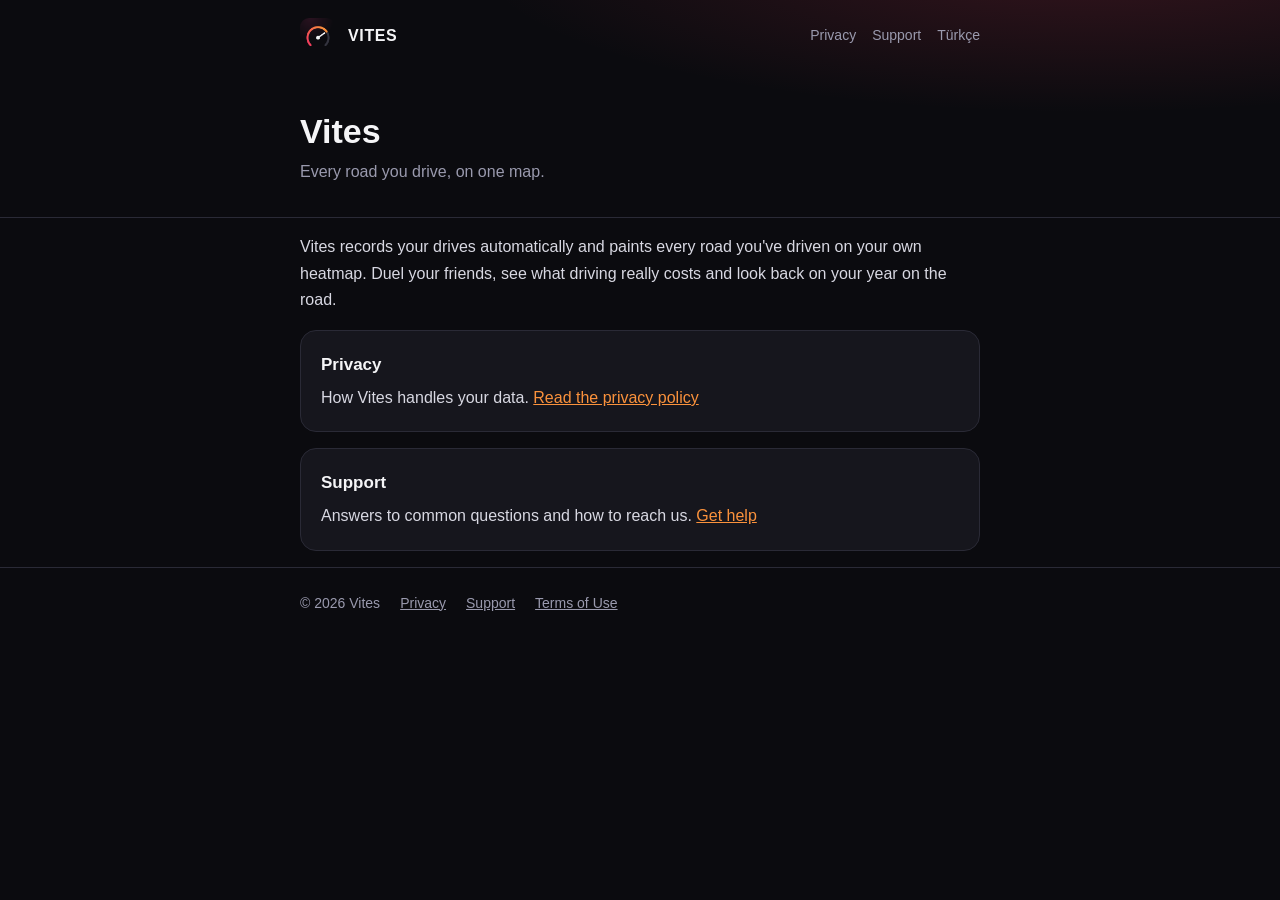
<file: index.html>
<!doctype html>
<html lang="en">
<head>
<meta charset="utf-8">
<meta name="viewport" content="width=device-width, initial-scale=1">
<title>Vites · Drive tracker</title>
<meta name="description" content="Every road you drive, on one map.">
<meta name="color-scheme" content="dark">
<link rel="icon" href="icon.png">
<link rel="stylesheet" href="style.css">
</head>
<body>
<header>
  <div class="wrap bar">
    <img src="icon.png" alt="">
    <a class="name" href="">VITES</a>
    <nav><a href="privacy/">Privacy</a><a href="support/">Support</a><a href="tr/">Türkçe</a></nav>
  </div>
  <div class="wrap hero">
    <h1>Vites</h1>
    <p>Every road you drive, on one map.</p>
  </div>
</header>
<main class="wrap">
<p>Vites records your drives automatically and paints every road you've driven on your own heatmap. Duel your friends, see what driving really costs and look back on your year on the road.</p>
<div class="card"><h3>Privacy</h3><p>How Vites handles your data. <a href="privacy/">Read the privacy policy</a></p></div>
<div class="card"><h3>Support</h3><p>Answers to common questions and how to reach us. <a href="support/">Get help</a></p></div>
</main>
<footer>
  <div class="wrap">
    <span>© 2026 Vites</span>
    <a href="privacy/">Privacy</a>
    <a href="support/">Support</a>
    <a href="https://www.apple.com/legal/internet-services/itunes/dev/stdeula/">Terms of Use</a>
  </div>
</footer>
</body>
</html>
</file>
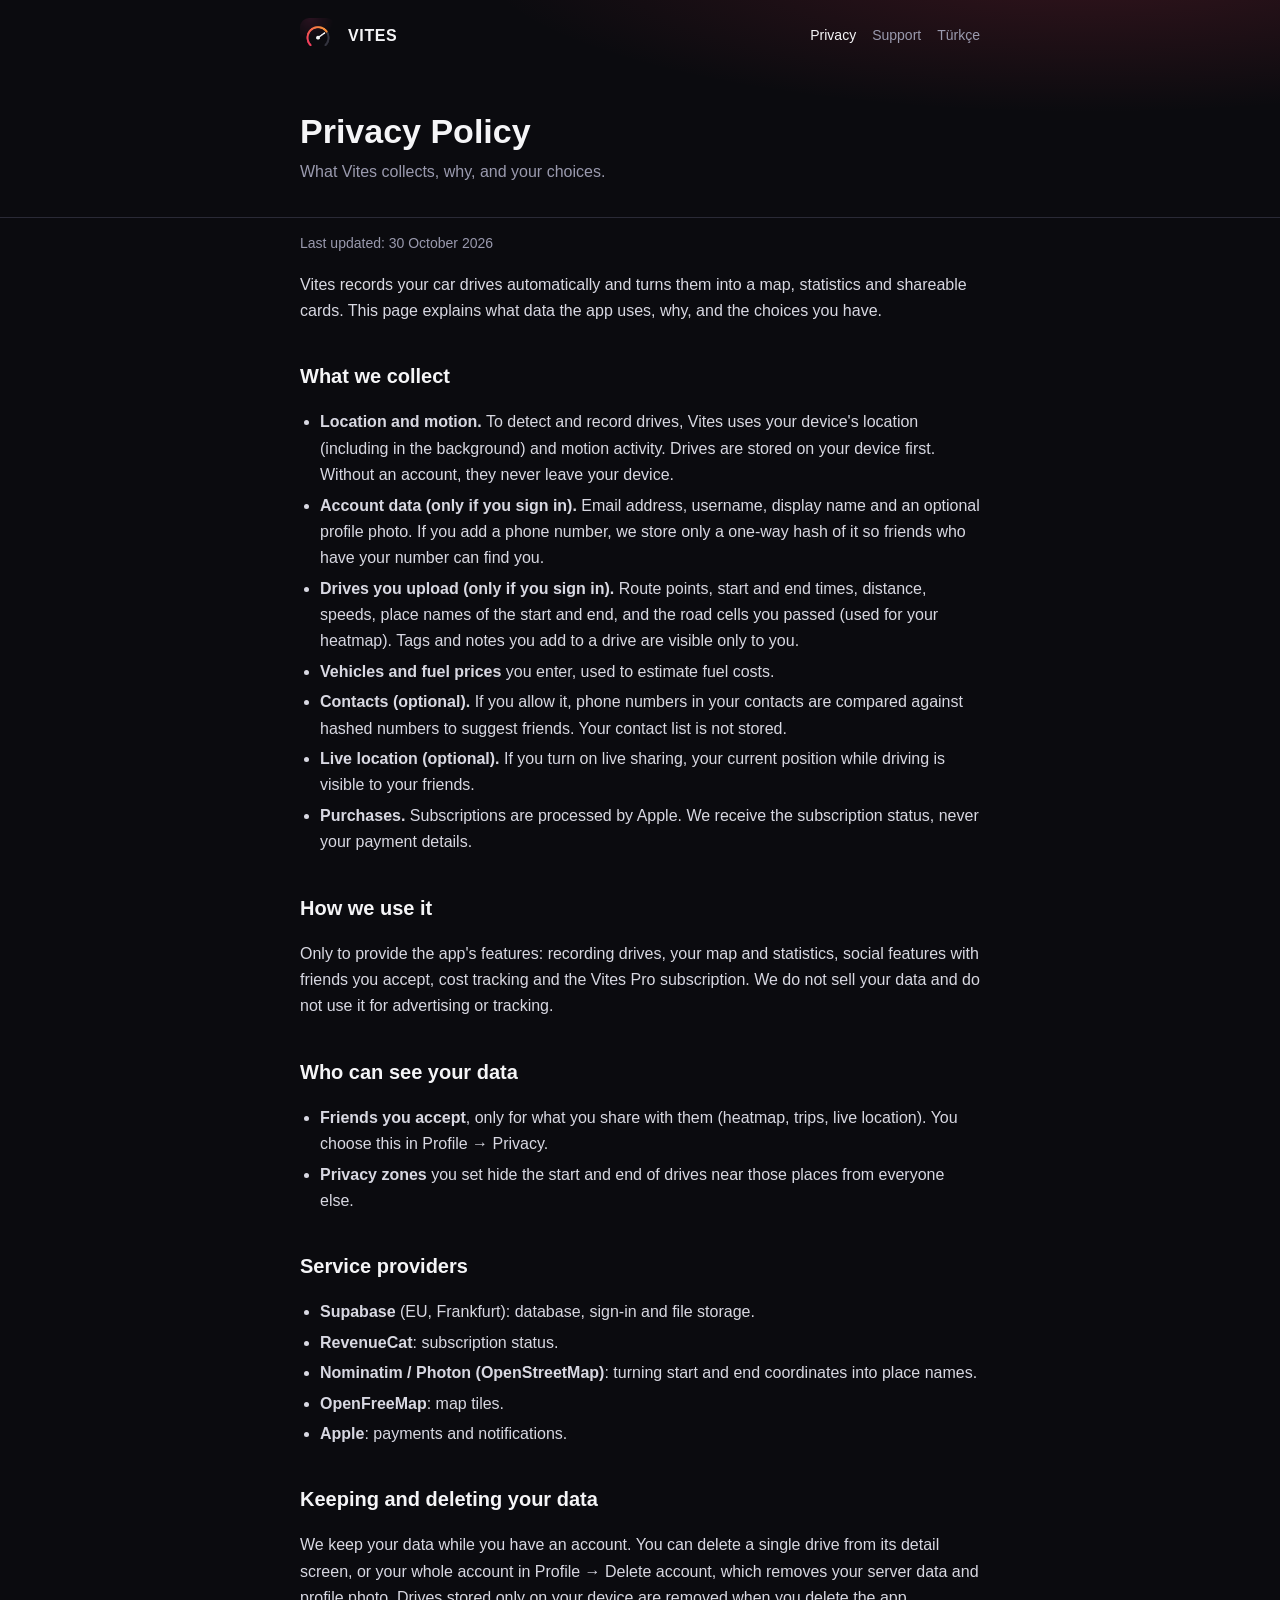
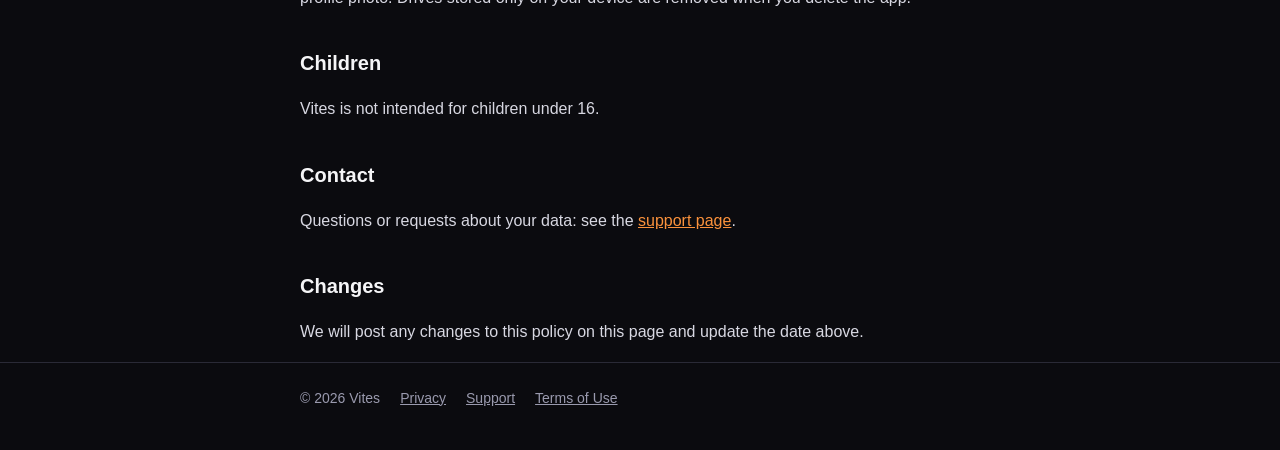
<file: privacy/index.html>
<!doctype html>
<html lang="en">
<head>
<meta charset="utf-8">
<meta name="viewport" content="width=device-width, initial-scale=1">
<title>Privacy Policy · Vites</title>
<meta name="description" content="What Vites collects, why, and your choices.">
<meta name="color-scheme" content="dark">
<link rel="icon" href="../icon.png">
<link rel="stylesheet" href="../style.css">
</head>
<body>
<header>
  <div class="wrap bar">
    <img src="../icon.png" alt="">
    <a class="name" href="../">VITES</a>
    <nav><a href="../privacy/" aria-current="page">Privacy</a><a href="../support/">Support</a><a href="../tr/privacy/">Türkçe</a></nav>
  </div>
  <div class="wrap hero">
    <h1>Privacy Policy</h1>
    <p>What Vites collects, why, and your choices.</p>
  </div>
</header>
<main class="wrap">
<p class="updated">Last updated: 30 October 2026</p>
<p>Vites records your car drives automatically and turns them into a map, statistics and shareable cards. This page explains what data the app uses, why, and the choices you have.</p>

<h2>What we collect</h2>
<ul>
<li><strong>Location and motion.</strong> To detect and record drives, Vites uses your device's location (including in the background) and motion activity. Drives are stored on your device first. Without an account, they never leave your device.</li>
<li><strong>Account data (only if you sign in).</strong> Email address, username, display name and an optional profile photo. If you add a phone number, we store only a one-way hash of it so friends who have your number can find you.</li>
<li><strong>Drives you upload (only if you sign in).</strong> Route points, start and end times, distance, speeds, place names of the start and end, and the road cells you passed (used for your heatmap). Tags and notes you add to a drive are visible only to you.</li>
<li><strong>Vehicles and fuel prices</strong> you enter, used to estimate fuel costs.</li>
<li><strong>Contacts (optional).</strong> If you allow it, phone numbers in your contacts are compared against hashed numbers to suggest friends. Your contact list is not stored.</li>
<li><strong>Live location (optional).</strong> If you turn on live sharing, your current position while driving is visible to your friends.</li>
<li><strong>Purchases.</strong> Subscriptions are processed by Apple. We receive the subscription status, never your payment details.</li>
</ul>

<h2>How we use it</h2>
<p>Only to provide the app's features: recording drives, your map and statistics, social features with friends you accept, cost tracking and the Vites Pro subscription. We do not sell your data and do not use it for advertising or tracking.</p>

<h2>Who can see your data</h2>
<ul>
<li><strong>Friends you accept</strong>, only for what you share with them (heatmap, trips, live location). You choose this in Profile → Privacy.</li>
<li><strong>Privacy zones</strong> you set hide the start and end of drives near those places from everyone else.</li>
</ul>

<h2>Service providers</h2>
<ul>
<li><strong>Supabase</strong> (EU, Frankfurt): database, sign-in and file storage.</li>
<li><strong>RevenueCat</strong>: subscription status.</li>
<li><strong>Nominatim / Photon (OpenStreetMap)</strong>: turning start and end coordinates into place names.</li>
<li><strong>OpenFreeMap</strong>: map tiles.</li>
<li><strong>Apple</strong>: payments and notifications.</li>
</ul>

<h2>Keeping and deleting your data</h2>
<p>We keep your data while you have an account. You can delete a single drive from its detail screen, or your whole account in Profile → Delete account, which removes your server data and profile photo. Drives stored only on your device are removed when you delete the app.</p>

<h2>Children</h2>
<p>Vites is not intended for children under 16.</p>

<h2>Contact</h2>
<p>Questions or requests about your data: see the <a href="../support/">support page</a>.</p>

<h2>Changes</h2>
<p>We will post any changes to this policy on this page and update the date above.</p>
</main>
<footer>
  <div class="wrap">
    <span>© 2026 Vites</span>
    <a href="../privacy/">Privacy</a>
    <a href="../support/">Support</a>
    <a href="https://www.apple.com/legal/internet-services/itunes/dev/stdeula/">Terms of Use</a>
  </div>
</footer>
</body>
</html>
</file>
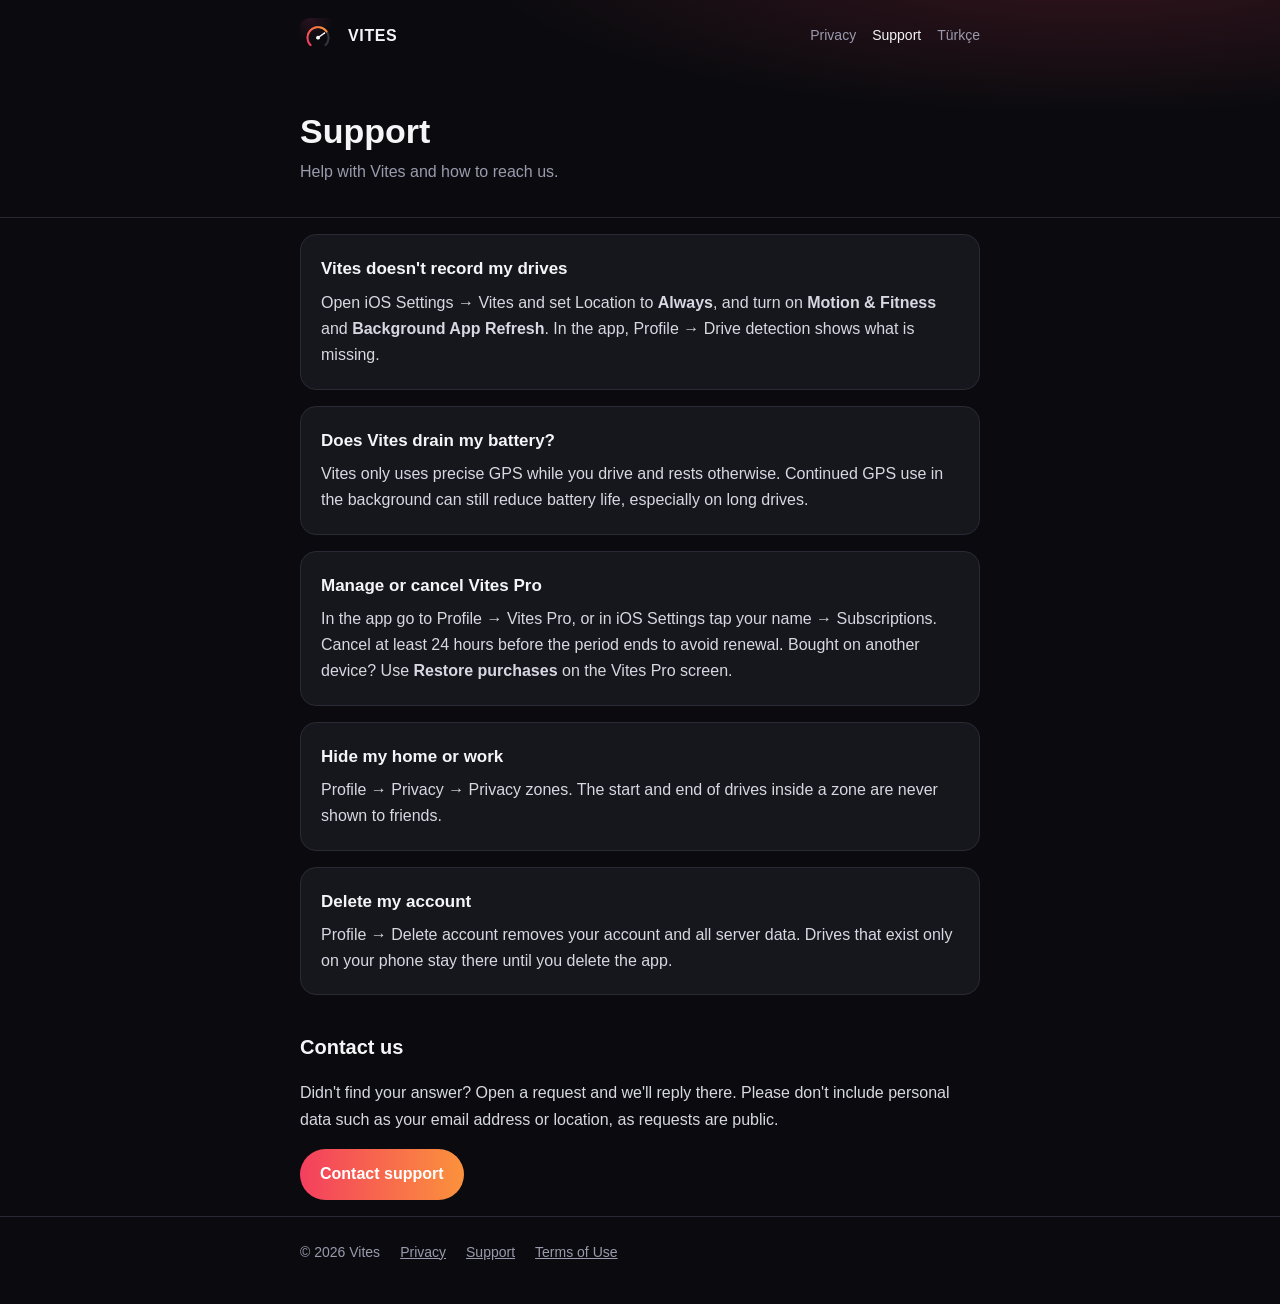
<file: support/index.html>
<!doctype html>
<html lang="en">
<head>
<meta charset="utf-8">
<meta name="viewport" content="width=device-width, initial-scale=1">
<title>Support · Vites</title>
<meta name="description" content="Help with Vites and how to reach us.">
<meta name="color-scheme" content="dark">
<link rel="icon" href="../icon.png">
<link rel="stylesheet" href="../style.css">
</head>
<body>
<header>
  <div class="wrap bar">
    <img src="../icon.png" alt="">
    <a class="name" href="../">VITES</a>
    <nav><a href="../privacy/">Privacy</a><a href="../support/" aria-current="page">Support</a><a href="../tr/support/">Türkçe</a></nav>
  </div>
  <div class="wrap hero">
    <h1>Support</h1>
    <p>Help with Vites and how to reach us.</p>
  </div>
</header>
<main class="wrap">
<div class="card">
<h3>Vites doesn't record my drives</h3>
<p>Open iOS Settings → Vites and set Location to <strong>Always</strong>, and turn on <strong>Motion &amp; Fitness</strong> and <strong>Background App Refresh</strong>. In the app, Profile → Drive detection shows what is missing.</p>
</div>
<div class="card">
<h3>Does Vites drain my battery?</h3>
<p>Vites only uses precise GPS while you drive and rests otherwise. Continued GPS use in the background can still reduce battery life, especially on long drives.</p>
</div>
<div class="card">
<h3>Manage or cancel Vites Pro</h3>
<p>In the app go to Profile → Vites Pro, or in iOS Settings tap your name → Subscriptions. Cancel at least 24 hours before the period ends to avoid renewal. Bought on another device? Use <strong>Restore purchases</strong> on the Vites Pro screen.</p>
</div>
<div class="card">
<h3>Hide my home or work</h3>
<p>Profile → Privacy → Privacy zones. The start and end of drives inside a zone are never shown to friends.</p>
</div>
<div class="card">
<h3>Delete my account</h3>
<p>Profile → Delete account removes your account and all server data. Drives that exist only on your phone stay there until you delete the app.</p>
</div>

<h2>Contact us</h2>
<p>Didn't find your answer? Open a request and we'll reply there. Please don't include personal data such as your email address or location, as requests are public.</p>
<p><a class="button" href="https://github.com/ertugrulungor/vites/issues/new">Contact support</a></p>
</main>
<footer>
  <div class="wrap">
    <span>© 2026 Vites</span>
    <a href="../privacy/">Privacy</a>
    <a href="../support/">Support</a>
    <a href="https://www.apple.com/legal/internet-services/itunes/dev/stdeula/">Terms of Use</a>
  </div>
</footer>
</body>
</html>
</file>
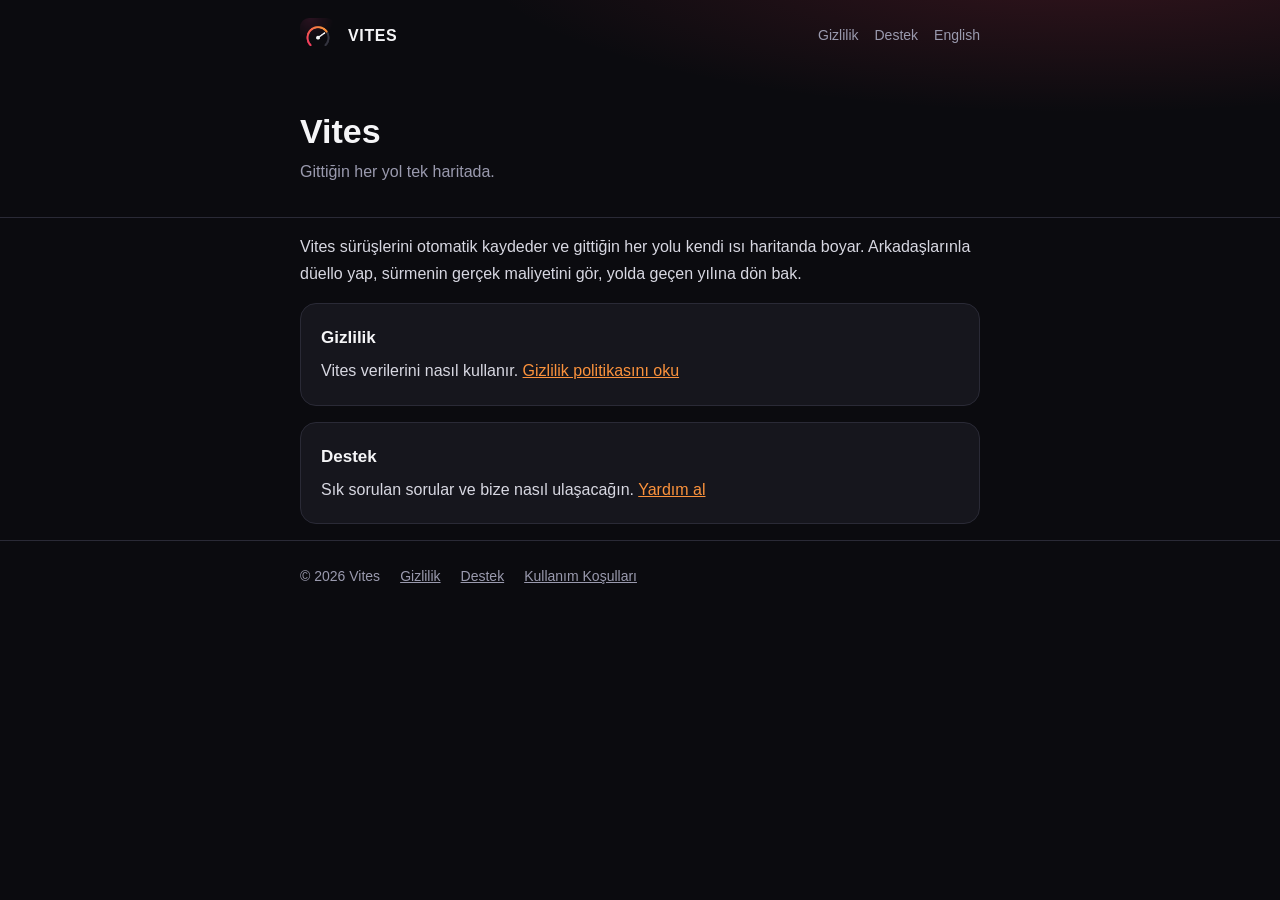
<file: tr/index.html>
<!doctype html>
<html lang="tr">
<head>
<meta charset="utf-8">
<meta name="viewport" content="width=device-width, initial-scale=1">
<title>Vites · Sürüş takibi</title>
<meta name="description" content="Gittiğin her yol tek haritada.">
<meta name="color-scheme" content="dark">
<link rel="icon" href="../icon.png">
<link rel="stylesheet" href="../style.css">
</head>
<body>
<header>
  <div class="wrap bar">
    <img src="../icon.png" alt="">
    <a class="name" href="../tr/">VITES</a>
    <nav><a href="../tr/privacy/">Gizlilik</a><a href="../tr/support/">Destek</a><a href="../">English</a></nav>
  </div>
  <div class="wrap hero">
    <h1>Vites</h1>
    <p>Gittiğin her yol tek haritada.</p>
  </div>
</header>
<main class="wrap">
<p>Vites sürüşlerini otomatik kaydeder ve gittiğin her yolu kendi ısı haritanda boyar. Arkadaşlarınla düello yap, sürmenin gerçek maliyetini gör, yolda geçen yılına dön bak.</p>
<div class="card"><h3>Gizlilik</h3><p>Vites verilerini nasıl kullanır. <a href="privacy/">Gizlilik politikasını oku</a></p></div>
<div class="card"><h3>Destek</h3><p>Sık sorulan sorular ve bize nasıl ulaşacağın. <a href="support/">Yardım al</a></p></div>
</main>
<footer>
  <div class="wrap">
    <span>© 2026 Vites</span>
    <a href="../tr/privacy/">Gizlilik</a>
    <a href="../tr/support/">Destek</a>
    <a href="https://www.apple.com/legal/internet-services/itunes/dev/stdeula/">Kullanım Koşulları</a>
  </div>
</footer>
</body>
</html>
</file>
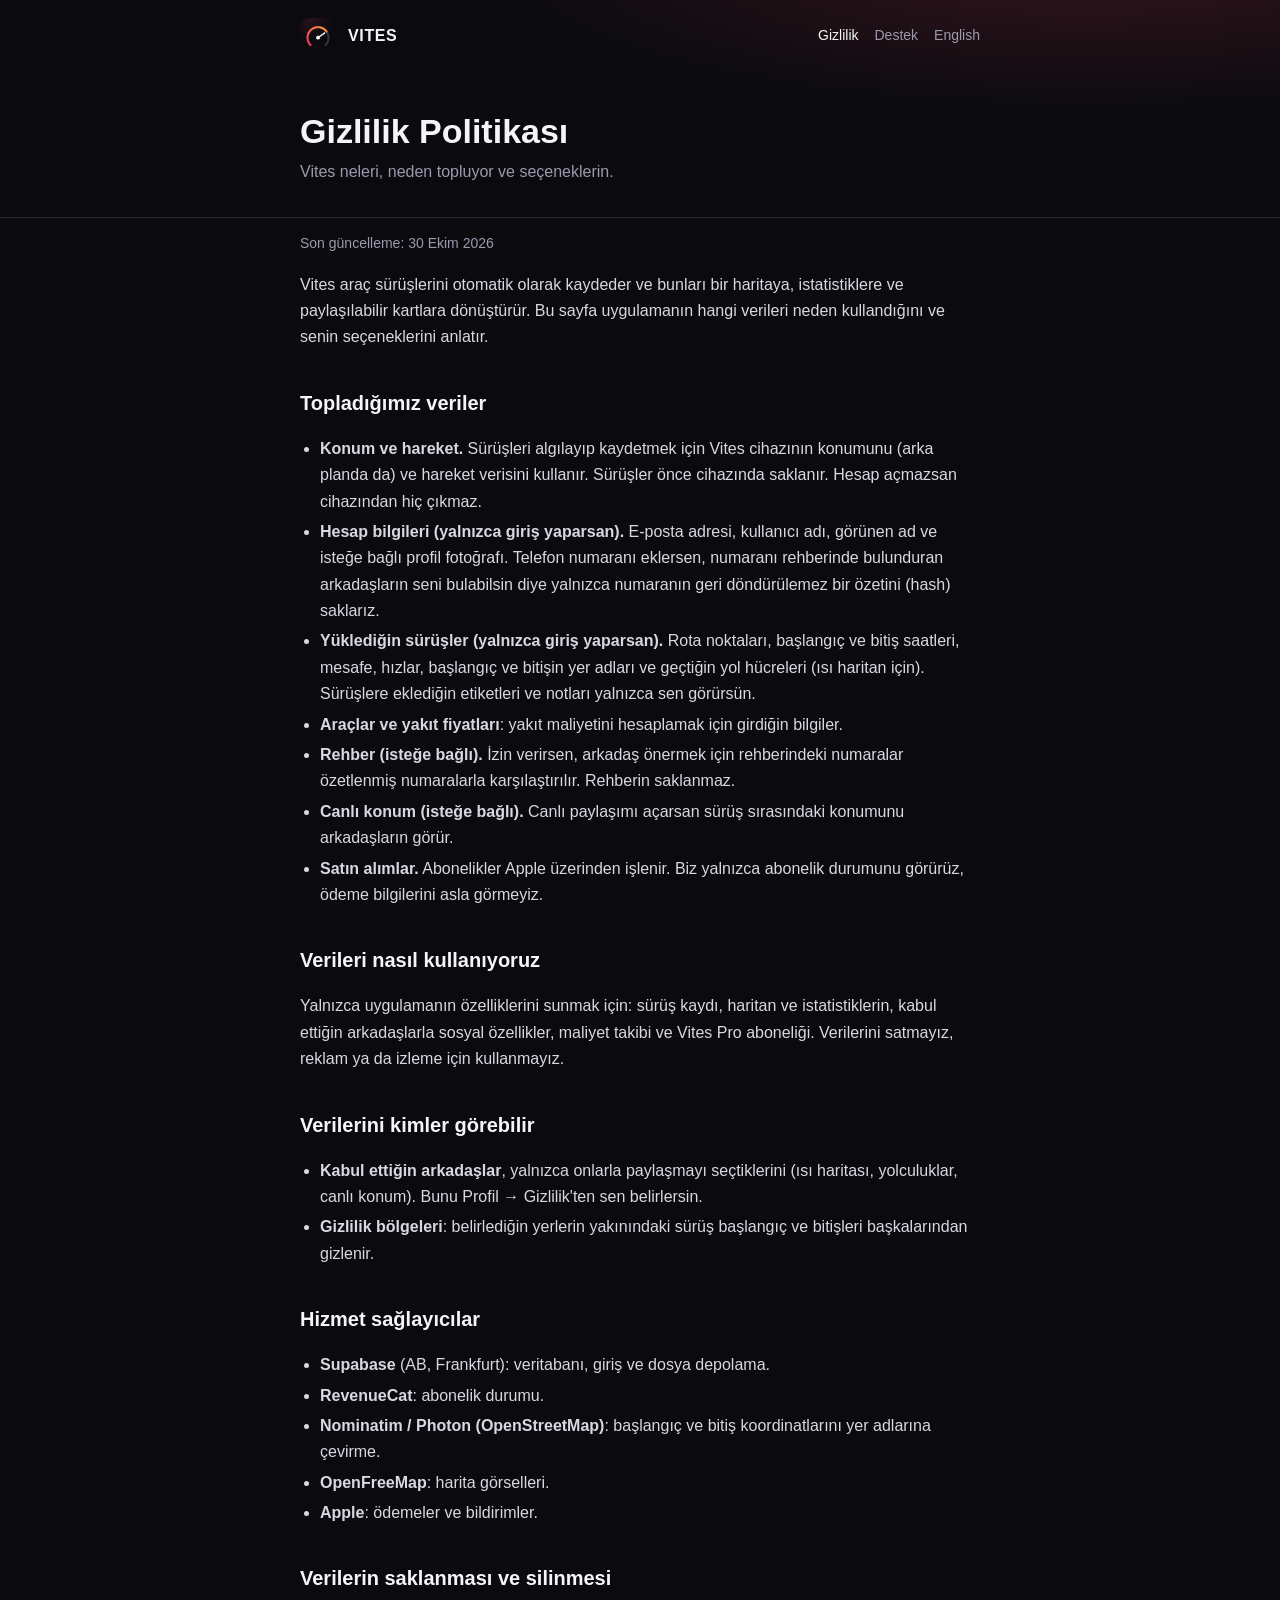
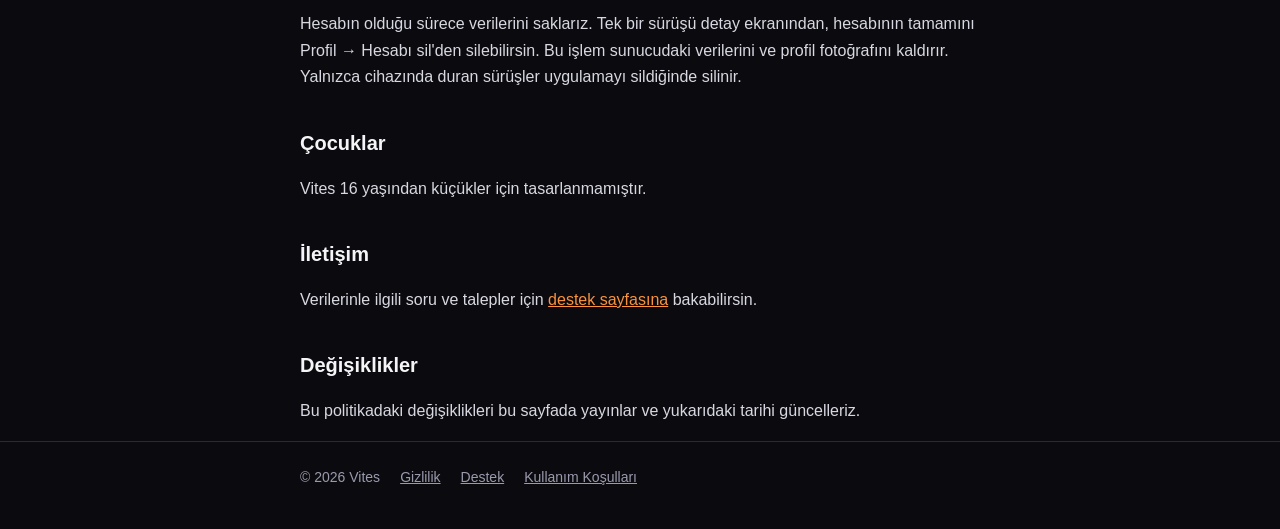
<file: tr/privacy/index.html>
<!doctype html>
<html lang="tr">
<head>
<meta charset="utf-8">
<meta name="viewport" content="width=device-width, initial-scale=1">
<title>Gizlilik Politikası · Vites</title>
<meta name="description" content="Vites neleri, neden topluyor ve seçeneklerin.">
<meta name="color-scheme" content="dark">
<link rel="icon" href="../../icon.png">
<link rel="stylesheet" href="../../style.css">
</head>
<body>
<header>
  <div class="wrap bar">
    <img src="../../icon.png" alt="">
    <a class="name" href="../../tr/">VITES</a>
    <nav><a href="../../tr/privacy/" aria-current="page">Gizlilik</a><a href="../../tr/support/">Destek</a><a href="../../privacy/">English</a></nav>
  </div>
  <div class="wrap hero">
    <h1>Gizlilik Politikası</h1>
    <p>Vites neleri, neden topluyor ve seçeneklerin.</p>
  </div>
</header>
<main class="wrap">
<p class="updated">Son güncelleme: 30 Ekim 2026</p>
<p>Vites araç sürüşlerini otomatik olarak kaydeder ve bunları bir haritaya, istatistiklere ve paylaşılabilir kartlara dönüştürür. Bu sayfa uygulamanın hangi verileri neden kullandığını ve senin seçeneklerini anlatır.</p>

<h2>Topladığımız veriler</h2>
<ul>
<li><strong>Konum ve hareket.</strong> Sürüşleri algılayıp kaydetmek için Vites cihazının konumunu (arka planda da) ve hareket verisini kullanır. Sürüşler önce cihazında saklanır. Hesap açmazsan cihazından hiç çıkmaz.</li>
<li><strong>Hesap bilgileri (yalnızca giriş yaparsan).</strong> E-posta adresi, kullanıcı adı, görünen ad ve isteğe bağlı profil fotoğrafı. Telefon numaranı eklersen, numaranı rehberinde bulunduran arkadaşların seni bulabilsin diye yalnızca numaranın geri döndürülemez bir özetini (hash) saklarız.</li>
<li><strong>Yüklediğin sürüşler (yalnızca giriş yaparsan).</strong> Rota noktaları, başlangıç ve bitiş saatleri, mesafe, hızlar, başlangıç ve bitişin yer adları ve geçtiğin yol hücreleri (ısı haritan için). Sürüşlere eklediğin etiketleri ve notları yalnızca sen görürsün.</li>
<li><strong>Araçlar ve yakıt fiyatları</strong>: yakıt maliyetini hesaplamak için girdiğin bilgiler.</li>
<li><strong>Rehber (isteğe bağlı).</strong> İzin verirsen, arkadaş önermek için rehberindeki numaralar özetlenmiş numaralarla karşılaştırılır. Rehberin saklanmaz.</li>
<li><strong>Canlı konum (isteğe bağlı).</strong> Canlı paylaşımı açarsan sürüş sırasındaki konumunu arkadaşların görür.</li>
<li><strong>Satın alımlar.</strong> Abonelikler Apple üzerinden işlenir. Biz yalnızca abonelik durumunu görürüz, ödeme bilgilerini asla görmeyiz.</li>
</ul>

<h2>Verileri nasıl kullanıyoruz</h2>
<p>Yalnızca uygulamanın özelliklerini sunmak için: sürüş kaydı, haritan ve istatistiklerin, kabul ettiğin arkadaşlarla sosyal özellikler, maliyet takibi ve Vites Pro aboneliği. Verilerini satmayız, reklam ya da izleme için kullanmayız.</p>

<h2>Verilerini kimler görebilir</h2>
<ul>
<li><strong>Kabul ettiğin arkadaşlar</strong>, yalnızca onlarla paylaşmayı seçtiklerini (ısı haritası, yolculuklar, canlı konum). Bunu Profil → Gizlilik'ten sen belirlersin.</li>
<li><strong>Gizlilik bölgeleri</strong>: belirlediğin yerlerin yakınındaki sürüş başlangıç ve bitişleri başkalarından gizlenir.</li>
</ul>

<h2>Hizmet sağlayıcılar</h2>
<ul>
<li><strong>Supabase</strong> (AB, Frankfurt): veritabanı, giriş ve dosya depolama.</li>
<li><strong>RevenueCat</strong>: abonelik durumu.</li>
<li><strong>Nominatim / Photon (OpenStreetMap)</strong>: başlangıç ve bitiş koordinatlarını yer adlarına çevirme.</li>
<li><strong>OpenFreeMap</strong>: harita görselleri.</li>
<li><strong>Apple</strong>: ödemeler ve bildirimler.</li>
</ul>

<h2>Verilerin saklanması ve silinmesi</h2>
<p>Hesabın olduğu sürece verilerini saklarız. Tek bir sürüşü detay ekranından, hesabının tamamını Profil → Hesabı sil'den silebilirsin. Bu işlem sunucudaki verilerini ve profil fotoğrafını kaldırır. Yalnızca cihazında duran sürüşler uygulamayı sildiğinde silinir.</p>

<h2>Çocuklar</h2>
<p>Vites 16 yaşından küçükler için tasarlanmamıştır.</p>

<h2>İletişim</h2>
<p>Verilerinle ilgili soru ve talepler için <a href="../support/">destek sayfasına</a> bakabilirsin.</p>

<h2>Değişiklikler</h2>
<p>Bu politikadaki değişiklikleri bu sayfada yayınlar ve yukarıdaki tarihi güncelleriz.</p>
</main>
<footer>
  <div class="wrap">
    <span>© 2026 Vites</span>
    <a href="../../tr/privacy/">Gizlilik</a>
    <a href="../../tr/support/">Destek</a>
    <a href="https://www.apple.com/legal/internet-services/itunes/dev/stdeula/">Kullanım Koşulları</a>
  </div>
</footer>
</body>
</html>
</file>
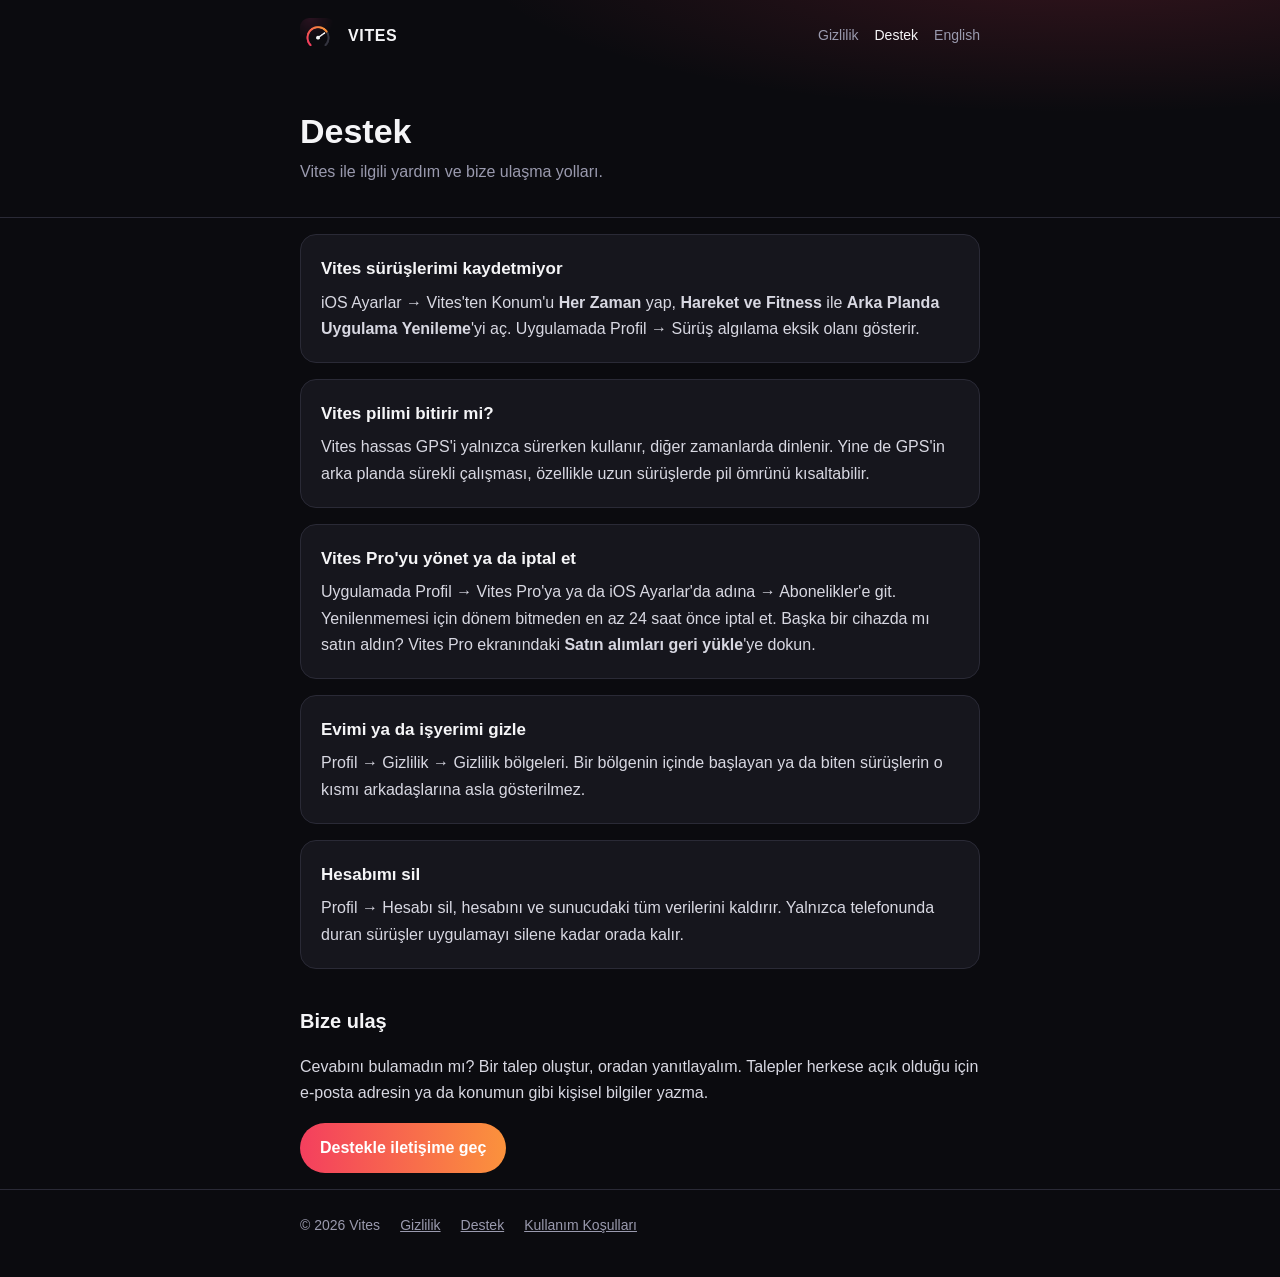
<file: tr/support/index.html>
<!doctype html>
<html lang="tr">
<head>
<meta charset="utf-8">
<meta name="viewport" content="width=device-width, initial-scale=1">
<title>Destek · Vites</title>
<meta name="description" content="Vites ile ilgili yardım ve bize ulaşma yolları.">
<meta name="color-scheme" content="dark">
<link rel="icon" href="../../icon.png">
<link rel="stylesheet" href="../../style.css">
</head>
<body>
<header>
  <div class="wrap bar">
    <img src="../../icon.png" alt="">
    <a class="name" href="../../tr/">VITES</a>
    <nav><a href="../../tr/privacy/">Gizlilik</a><a href="../../tr/support/" aria-current="page">Destek</a><a href="../../support/">English</a></nav>
  </div>
  <div class="wrap hero">
    <h1>Destek</h1>
    <p>Vites ile ilgili yardım ve bize ulaşma yolları.</p>
  </div>
</header>
<main class="wrap">
<div class="card">
<h3>Vites sürüşlerimi kaydetmiyor</h3>
<p>iOS Ayarlar → Vites'ten Konum'u <strong>Her Zaman</strong> yap, <strong>Hareket ve Fitness</strong> ile <strong>Arka Planda Uygulama Yenileme</strong>'yi aç. Uygulamada Profil → Sürüş algılama eksik olanı gösterir.</p>
</div>
<div class="card">
<h3>Vites pilimi bitirir mi?</h3>
<p>Vites hassas GPS'i yalnızca sürerken kullanır, diğer zamanlarda dinlenir. Yine de GPS'in arka planda sürekli çalışması, özellikle uzun sürüşlerde pil ömrünü kısaltabilir.</p>
</div>
<div class="card">
<h3>Vites Pro'yu yönet ya da iptal et</h3>
<p>Uygulamada Profil → Vites Pro'ya ya da iOS Ayarlar'da adına → Abonelikler'e git. Yenilenmemesi için dönem bitmeden en az 24 saat önce iptal et. Başka bir cihazda mı satın aldın? Vites Pro ekranındaki <strong>Satın alımları geri yükle</strong>'ye dokun.</p>
</div>
<div class="card">
<h3>Evimi ya da işyerimi gizle</h3>
<p>Profil → Gizlilik → Gizlilik bölgeleri. Bir bölgenin içinde başlayan ya da biten sürüşlerin o kısmı arkadaşlarına asla gösterilmez.</p>
</div>
<div class="card">
<h3>Hesabımı sil</h3>
<p>Profil → Hesabı sil, hesabını ve sunucudaki tüm verilerini kaldırır. Yalnızca telefonunda duran sürüşler uygulamayı silene kadar orada kalır.</p>
</div>

<h2>Bize ulaş</h2>
<p>Cevabını bulamadın mı? Bir talep oluştur, oradan yanıtlayalım. Talepler herkese açık olduğu için e-posta adresin ya da konumun gibi kişisel bilgiler yazma.</p>
<p><a class="button" href="https://github.com/ertugrulungor/vites/issues/new">Destekle iletişime geç</a></p>
</main>
<footer>
  <div class="wrap">
    <span>© 2026 Vites</span>
    <a href="../../tr/privacy/">Gizlilik</a>
    <a href="../../tr/support/">Destek</a>
    <a href="https://www.apple.com/legal/internet-services/itunes/dev/stdeula/">Kullanım Koşulları</a>
  </div>
</footer>
</body>
</html>
</file>
<file: style.css>
:root {
  --bg: #0b0b0f;
  --surface: #16161d;
  --border: #2a2a36;
  --text: #f5f5f7;
  --muted: #9a9aae;
  --accent: #f43f5e;
  --accent2: #fb923c;
}

* { box-sizing: border-box; }

html { -webkit-text-size-adjust: 100%; }

body {
  margin: 0;
  background: var(--bg);
  color: var(--text);
  font: 16px/1.65 -apple-system, BlinkMacSystemFont, "Segoe UI", Roboto, "Helvetica Neue", Arial, sans-serif;
}

a { color: var(--accent2); }

.wrap { max-width: 720px; margin: 0 auto; padding: 0 20px; }

header {
  border-bottom: 1px solid var(--border);
  background: radial-gradient(ellipse 80% 120% at 85% -20%, rgba(244, 63, 94, 0.18), transparent 60%);
}

.bar { display: flex; align-items: center; gap: 12px; padding-top: 18px; padding-bottom: 18px; }
.bar img { width: 36px; height: 36px; border-radius: 9px; }
.bar .name { font-weight: 800; letter-spacing: 0.04em; color: var(--text); text-decoration: none; }
.bar nav { margin-left: auto; display: flex; gap: 16px; font-size: 14px; }
.bar nav a { color: var(--muted); text-decoration: none; }
.bar nav a:hover, .bar nav a[aria-current] { color: var(--text); }

.hero { padding-top: 40px; padding-bottom: 32px; }
.hero h1 { font-size: 34px; line-height: 1.15; margin: 0 0 8px; }
.hero p { color: var(--muted); margin: 0; }

main { padding-top: 32px; padding-bottom: 64px; }
main h2 { font-size: 20px; margin: 36px 0 8px; }
main h2:first-child { margin-top: 0; }
main p, main li { color: #d8d8e2; }
main ul { padding-left: 20px; }
main li { margin: 4px 0; }

.card {
  background: var(--surface);
  border: 1px solid var(--border);
  border-radius: 16px;
  padding: 20px;
  margin: 16px 0;
}
.card h3 { margin: 0 0 6px; font-size: 17px; }
.card p { margin: 0; }

.button {
  display: inline-block;
  padding: 12px 20px;
  border-radius: 999px;
  background: linear-gradient(90deg, var(--accent), var(--accent2));
  color: #fff;
  font-weight: 700;
  text-decoration: none;
}

.updated { color: var(--muted); font-size: 14px; }

footer { border-top: 1px solid var(--border); padding-top: 24px; padding-bottom: 40px; color: var(--muted); font-size: 14px; }
footer .wrap { display: flex; flex-wrap: wrap; gap: 8px 20px; }
footer a { color: var(--muted); }

@media (max-width: 520px) {
  .hero h1 { font-size: 28px; }
  .bar nav { gap: 12px; }
}
</file>
